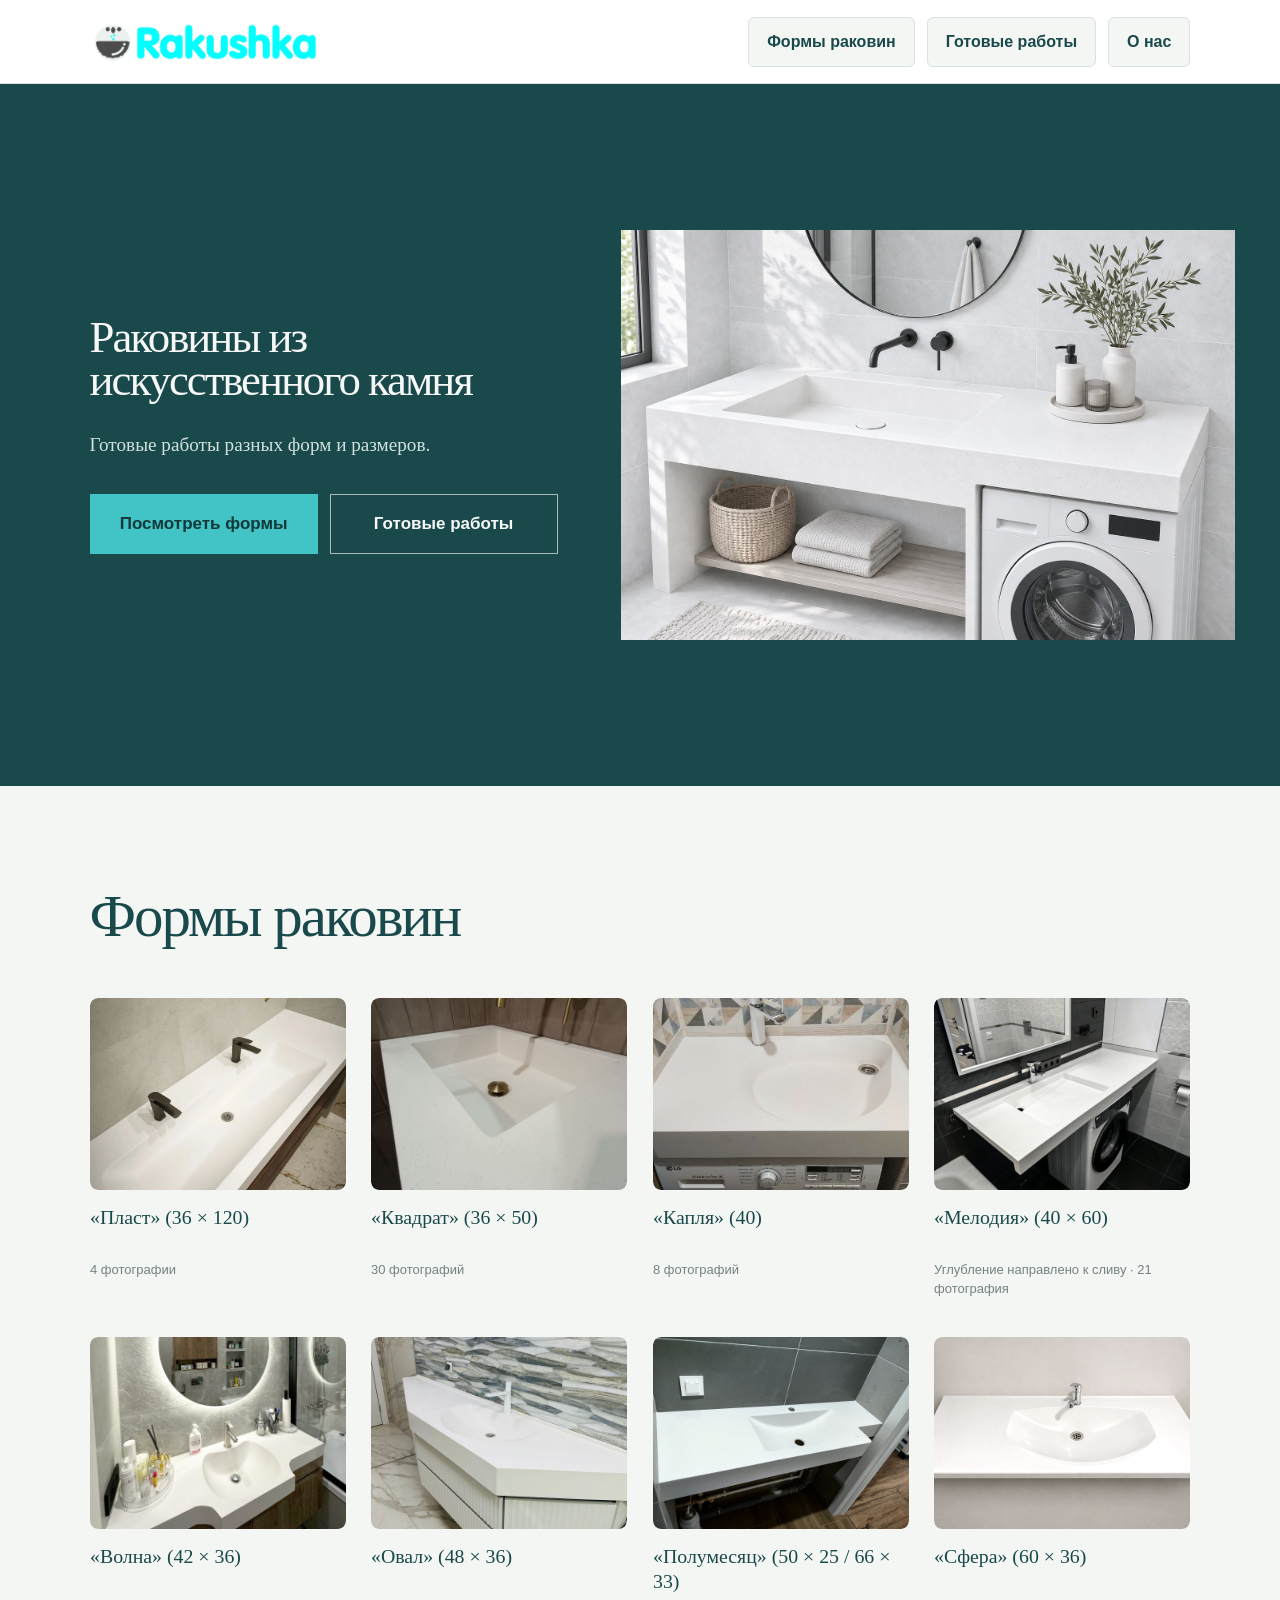
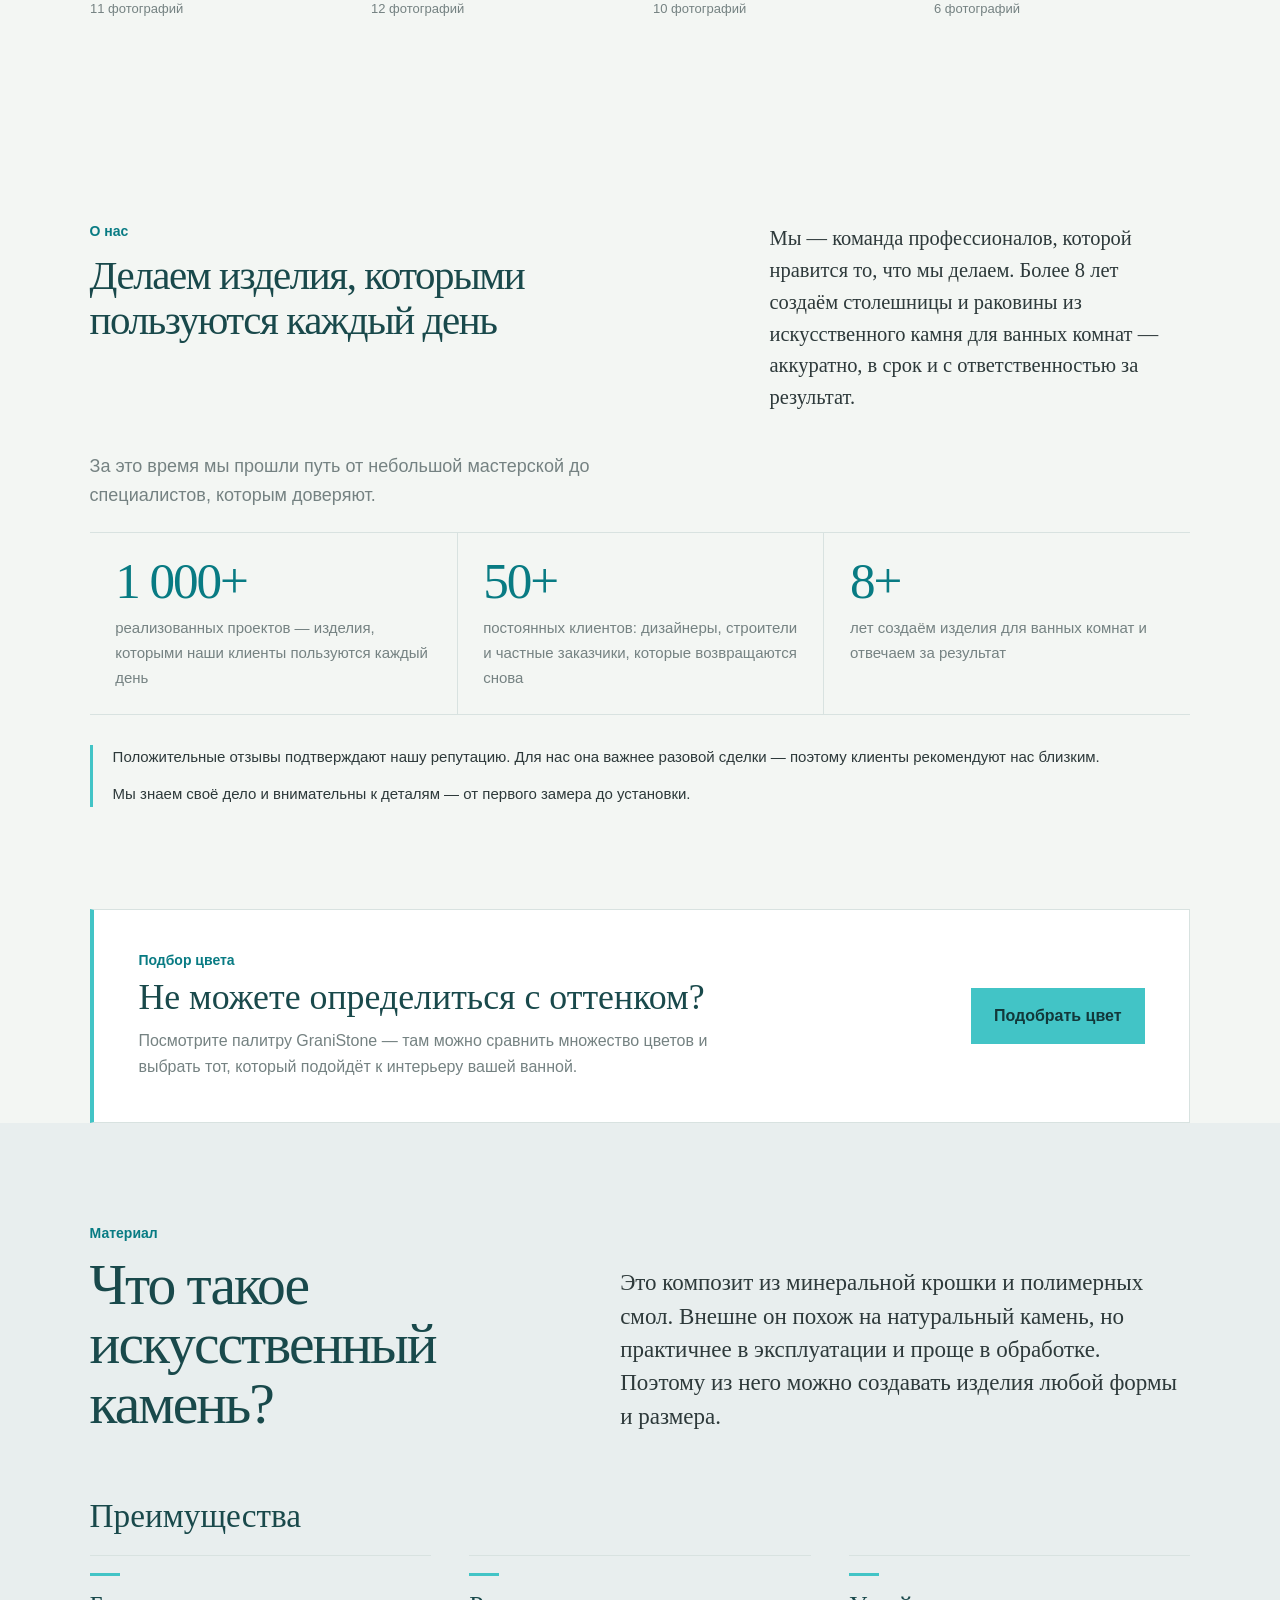
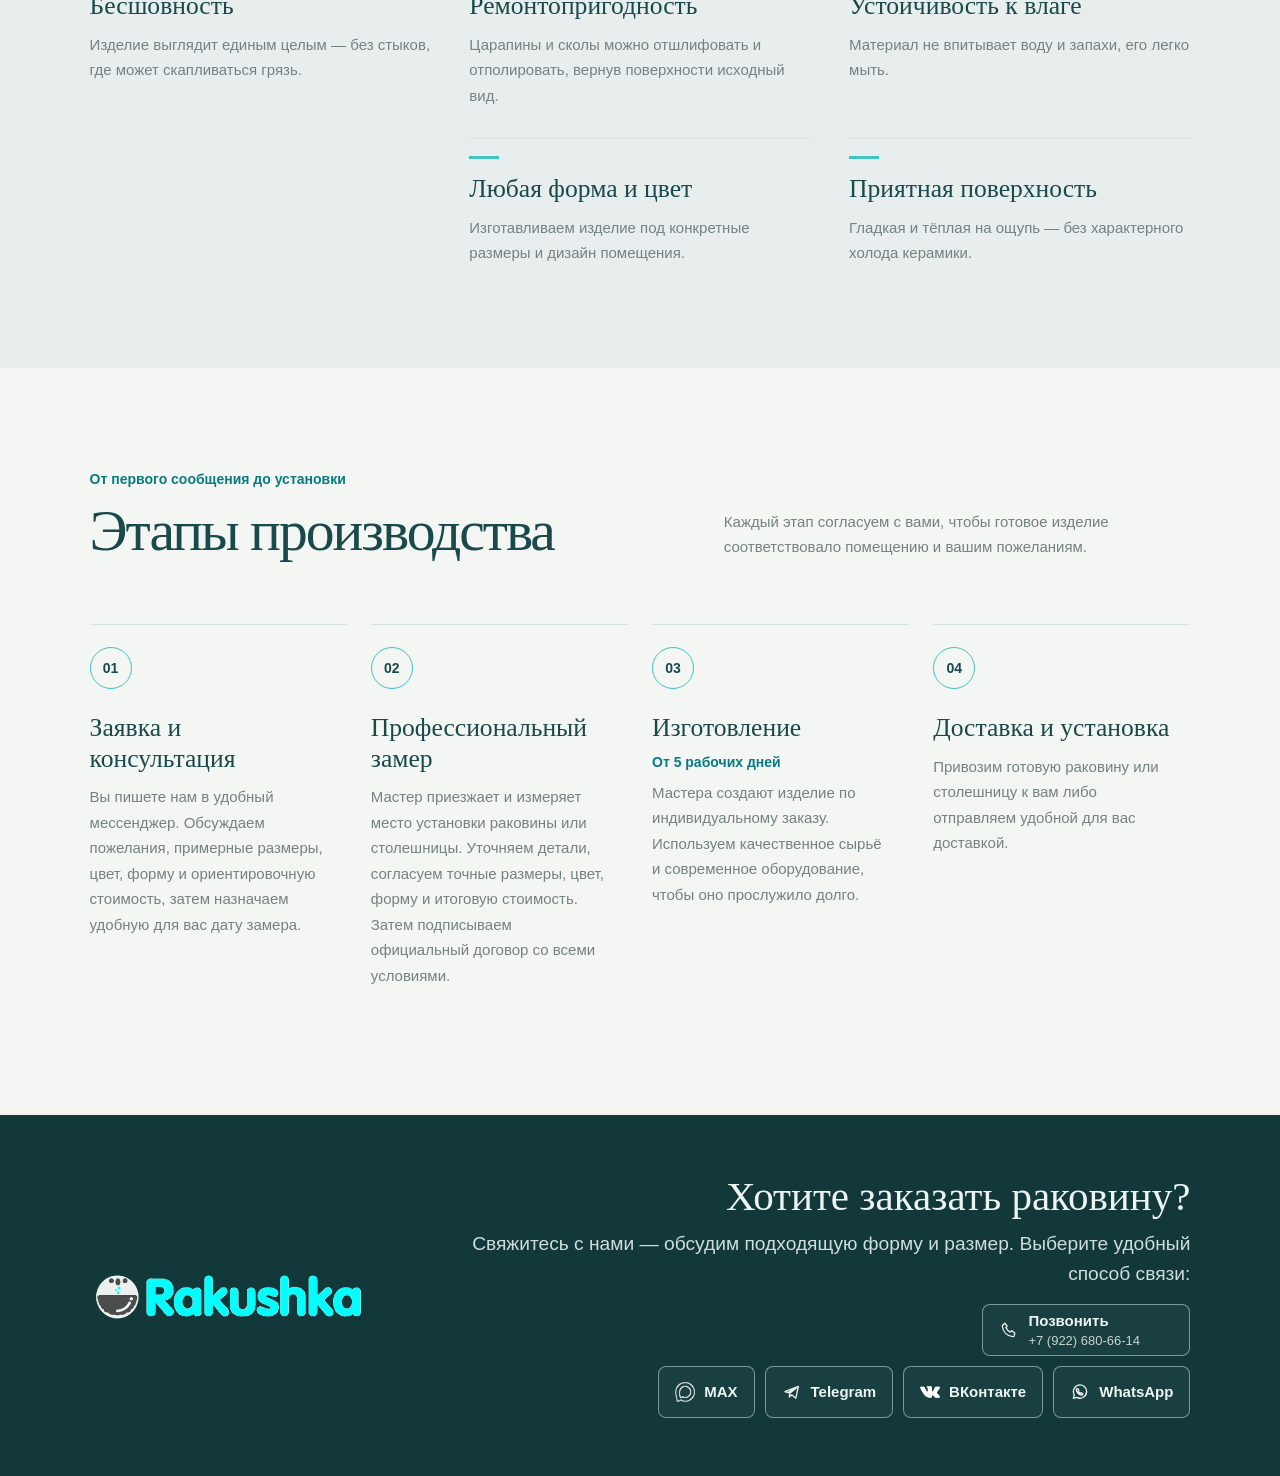
<file: index.html>
<!DOCTYPE html>
<html lang="ru">
<head>
    <meta charset="UTF-8">
    <meta name="viewport" content="width=device-width, initial-scale=1.0">
    <meta name="description" content="Портфолио раковин из искусственного камня.">
    <title>Форма камня — галерея раковин</title>
    <link rel="stylesheet" href="styles.css">
</head>
<body>
    <div class="scroll-progress" aria-hidden="true"><span class="scroll-progress__fill"></span></div>
    <header class="header">
        <a class="site-logo-link" href="index.html" aria-label="На главную страницу">
            <img class="site-logo" src="img/logo/logo-circle.png" alt="Rakushka — логотип">
        </a>
                <nav class="navigation">
            <a href="#forms">Формы раковин</a>
            <a href="works.html">Готовые работы</a>
            <a href="#about">О нас</a>
        </nav>
        <button class="mobile-menu-toggle" type="button" aria-controls="mobile-menu" aria-expanded="false" aria-label="Открыть меню">
            <span class="mobile-menu-toggle__line"></span>
            <span class="mobile-menu-toggle__line"></span>
            <span class="mobile-menu-toggle__line"></span>
        </button>
    </header>
    <nav class="mobile-menu" id="mobile-menu" aria-label="Мобильная навигация" hidden>
        <div class="mobile-menu__links">
            <a href="index.html">Главная</a>
            <a href="#forms">Формы раковин</a>
            <a href="works.html">Готовые работы</a>
            <a href="#about">О нас</a>
        </div>
        <div class="mobile-menu__contact">
            <p>Нужна консультация? Позвоните или напишите</p>
            <a class="mobile-menu__phone" href="tel:+79226806614">+7 (922) 680-66-14</a>
            <div class="mobile-menu__socials">
                <a href="https://t.me/maratusachev">Telegram</a>
                <a href="https://max.ru/u/f9LHodD0cOLrPdPLi6p1ySVcDOKdnUDTAjddglqmSjcLEAeSOEm218_a-qA">MAX</a>
                <a href="https://wa.me/qr/Z5MLQCVCQ3GNJ1">WhatsApp</a>
            </div>
        </div>
    </nav>

    <main>
        <section class="hero">
            <div class="hero__text">
                <h1>Раковины из искусственного камня</h1>
                <p class="hero__description">
                    Готовые работы разных форм и размеров.
                </p>
                <div class="hero__actions">
                    <a class="button" href="#forms">Посмотреть формы</a>
                    <a class="button button--secondary" href="works.html">Готовые работы</a>
                </div>
            </div>
            <div class="hero__image">
                <img src="img/optimized/hero-sink-white.jpg" fetchpriority="high" decoding="async" alt="Раковина из искусственного камня">
            </div>
        </section>

        <section class="forms section" id="forms">
            <div class="section-heading">
                <h2>Формы раковин</h2>
            </div>

            <div class="form-grid">
                                <div class="form-card" data-images="img/36x120-pryamougolnaya-kruglaya/04.jpg|img/36x120-pryamougolnaya-kruglaya/01.jpg|img/36x120-pryamougolnaya-kruglaya/02.jpg|img/36x120-pryamougolnaya-kruglaya/03.jpg">
                    <div class="form-card__media">
                        <a class="form-card__image-link" href="works.html?form=36x120" aria-label="Открыть все работы: &#171;Пласт&#187; (36 &#215; 120)">
                            <img src="img/36x120-pryamougolnaya-kruglaya/04.jpg" alt="Раковина «Пласт», 36 × 120" loading="lazy" decoding="async">
                        </a>
                        <button class="form-card__arrow form-card__arrow--previous" type="button" aria-label="Предыдущее фото категории &#171;Пласт&#187; (36 &#215; 120)">
                            <svg viewBox="0 0 24 24" aria-hidden="true"><path d="m14.5 5-7 7 7 7" /></svg>
                        </button>
                        <span class="form-card__counter" aria-live="polite">01 / 04</span>
                        <button class="form-card__arrow form-card__arrow--next" type="button" aria-label="Следующее фото категории &#171;Пласт&#187; (36 &#215; 120)">
                            <svg viewBox="0 0 24 24" aria-hidden="true"><path d="m9.5 5 7 7-7 7" /></svg>
                        </button>
                    </div>
                    <a class="form-card__content-link" href="works.html?form=36x120">
                        <h3>«Пласт» (36 × 120)</h3>
                        <p>4 фотографии</p>
                    </a>
                </div>

                                <div class="form-card" data-images="img/36x50-kvadratnaya/13.jpg|img/36x50-kvadratnaya/01.jpg|img/36x50-kvadratnaya/02.jpg|img/36x50-kvadratnaya/03.jpg|img/36x50-kvadratnaya/04.jpg|img/36x50-kvadratnaya/05.jpg|img/36x50-kvadratnaya/06.jpg|img/36x50-kvadratnaya/07.jpg|img/36x50-kvadratnaya/08.jpg|img/36x50-kvadratnaya/09.jpg|img/36x50-kvadratnaya/10.jpg|img/36x50-kvadratnaya/11.jpg|img/36x50-kvadratnaya/12.jpg|img/36x50-kvadratnaya/14.jpg|img/36x50-kvadratnaya/15.jpg|img/36x50-kvadratnaya/16.jpg|img/36x50-kvadratnaya/17.jpg|img/36x50-kvadratnaya/18.jpg|img/36x50-kvadratnaya/19.jpg|img/36x50-kvadratnaya/20.jpg|img/36x50-kvadratnaya/21.jpg|img/36x50-kvadratnaya/22.jpg|img/36x50-kvadratnaya/23.jpg|img/36x50-kvadratnaya/24.jpg|img/36x50-kvadratnaya/25.jpg|img/36x50-kvadratnaya/26.jpg|img/36x50-kvadratnaya/27.jpg|img/36x50-kvadratnaya/28.jpg|img/36x50-kvadratnaya/29.jpg|img/36x50-kvadratnaya/30.jpg">
                    <div class="form-card__media">
                        <a class="form-card__image-link" href="works.html?form=36x50" aria-label="Открыть все работы: &#171;Квадрат&#187; (36 &#215; 50)">
                            <img src="img/36x50-kvadratnaya/13.jpg" alt="Раковина «Квадрат», 36 × 50" loading="lazy" decoding="async">
                        </a>
                        <button class="form-card__arrow form-card__arrow--previous" type="button" aria-label="Предыдущее фото категории &#171;Квадрат&#187; (36 &#215; 50)">
                            <svg viewBox="0 0 24 24" aria-hidden="true"><path d="m14.5 5-7 7 7 7" /></svg>
                        </button>
                        <span class="form-card__counter" aria-live="polite">01 / 30</span>
                        <button class="form-card__arrow form-card__arrow--next" type="button" aria-label="Следующее фото категории &#171;Квадрат&#187; (36 &#215; 50)">
                            <svg viewBox="0 0 24 24" aria-hidden="true"><path d="m9.5 5 7 7-7 7" /></svg>
                        </button>
                    </div>
                    <a class="form-card__content-link" href="works.html?form=36x50">
                        <h3>«Квадрат» (36 × 50)</h3>
                        <p>30 фотографий</p>
                    </a>
                </div>

                                <div class="form-card" data-images="img/40-ovalnaya/01.jpg|img/40-ovalnaya/02.jpg|img/40-ovalnaya/03.jpg|img/40-ovalnaya/04.jpg|img/40-ovalnaya/05.jpg|img/40-ovalnaya/06.jpg|img/40-ovalnaya/07.jpg|img/40-ovalnaya/08.jpg">
                    <div class="form-card__media">
                        <a class="form-card__image-link" href="works.html?form=40-oval" aria-label="Открыть все работы: &#171;Капля&#187; (40)">
                            <img class="image-focus-bottom" src="img/40-ovalnaya/01.jpg" alt="Раковина «Капля», 40" loading="lazy" decoding="async">
                        </a>
                        <button class="form-card__arrow form-card__arrow--previous" type="button" aria-label="Предыдущее фото категории &#171;Капля&#187; (40)">
                            <svg viewBox="0 0 24 24" aria-hidden="true"><path d="m14.5 5-7 7 7 7" /></svg>
                        </button>
                        <span class="form-card__counter" aria-live="polite">01 / 08</span>
                        <button class="form-card__arrow form-card__arrow--next" type="button" aria-label="Следующее фото категории &#171;Капля&#187; (40)">
                            <svg viewBox="0 0 24 24" aria-hidden="true"><path d="m9.5 5 7 7-7 7" /></svg>
                        </button>
                    </div>
                    <a class="form-card__content-link" href="works.html?form=40-oval">
                        <h3>«Капля» (40)</h3>
                        <p>8 фотографий</p>
                    </a>
                </div>

                                <div class="form-card" data-images="img/40x60-pryamougolnaya-sliv/18.jpg|img/40x60-pryamougolnaya-sliv/01.jpg|img/40x60-pryamougolnaya-sliv/02.jpg|img/40x60-pryamougolnaya-sliv/03.jpg|img/40x60-pryamougolnaya-sliv/04.jpg|img/40x60-pryamougolnaya-sliv/05.jpg|img/40x60-pryamougolnaya-sliv/06.jpg|img/40x60-pryamougolnaya-sliv/07.jpg|img/40x60-pryamougolnaya-sliv/08.jpg|img/40x60-pryamougolnaya-sliv/09.jpg|img/40x60-pryamougolnaya-sliv/10.jpg|img/40x60-pryamougolnaya-sliv/11.jpg|img/40x60-pryamougolnaya-sliv/12.jpg|img/40x60-pryamougolnaya-sliv/13.jpg|img/40x60-pryamougolnaya-sliv/14.jpg|img/40x60-pryamougolnaya-sliv/15.jpg|img/40x60-pryamougolnaya-sliv/16.jpg|img/40x60-pryamougolnaya-sliv/17.jpg|img/40x60-pryamougolnaya-sliv/19.jpg|img/40x60-pryamougolnaya-sliv/20.jpg|img/40x60-pryamougolnaya-sliv/21.jpg">
                    <div class="form-card__media">
                        <a class="form-card__image-link" href="works.html?form=40x60" aria-label="Открыть все работы: &#171;Мелодия&#187; (40 &#215; 60)">
                            <img src="img/40x60-pryamougolnaya-sliv/18.jpg" alt="Раковина «Мелодия», 40 × 60" loading="lazy" decoding="async">
                        </a>
                        <button class="form-card__arrow form-card__arrow--previous" type="button" aria-label="Предыдущее фото категории &#171;Мелодия&#187; (40 &#215; 60)">
                            <svg viewBox="0 0 24 24" aria-hidden="true"><path d="m14.5 5-7 7 7 7" /></svg>
                        </button>
                        <span class="form-card__counter" aria-live="polite">01 / 21</span>
                        <button class="form-card__arrow form-card__arrow--next" type="button" aria-label="Следующее фото категории &#171;Мелодия&#187; (40 &#215; 60)">
                            <svg viewBox="0 0 24 24" aria-hidden="true"><path d="m9.5 5 7 7-7 7" /></svg>
                        </button>
                    </div>
                    <a class="form-card__content-link" href="works.html?form=40x60">
                        <h3>«Мелодия» (40 × 60)</h3>
                        <p>Углубление направлено к сливу · 21 фотография</p>
                    </a>
                </div>

                                <div class="form-card" data-images="img/42x36-izognutaya/01.jpg|img/42x36-izognutaya/02.jpg|img/42x36-izognutaya/03.jpg|img/42x36-izognutaya/04.jpg|img/42x36-izognutaya/05.jpg|img/42x36-izognutaya/06.jpg|img/42x36-izognutaya/07.jpg|img/42x36-izognutaya/08.jpg|img/42x36-izognutaya/09.jpg|img/42x36-izognutaya/10.jpg|img/42x36-izognutaya/11.jpg">
                    <div class="form-card__media">
                        <a class="form-card__image-link" href="works.html?form=42x36" aria-label="Открыть все работы: &#171;Волна&#187; (42 &#215; 36)">
                            <img class="image-bottom" src="img/42x36-izognutaya/01.jpg" alt="Раковина «Волна», 42 × 36" loading="lazy" decoding="async">
                        </a>
                        <button class="form-card__arrow form-card__arrow--previous" type="button" aria-label="Предыдущее фото категории &#171;Волна&#187; (42 &#215; 36)">
                            <svg viewBox="0 0 24 24" aria-hidden="true"><path d="m14.5 5-7 7 7 7" /></svg>
                        </button>
                        <span class="form-card__counter" aria-live="polite">01 / 11</span>
                        <button class="form-card__arrow form-card__arrow--next" type="button" aria-label="Следующее фото категории &#171;Волна&#187; (42 &#215; 36)">
                            <svg viewBox="0 0 24 24" aria-hidden="true"><path d="m9.5 5 7 7-7 7" /></svg>
                        </button>
                    </div>
                    <a class="form-card__content-link" href="works.html?form=42x36">
                        <h3>«Волна» (42 × 36)</h3>
                        <p>11 фотографий</p>
                    </a>
                </div>

                                <div class="form-card" data-images="img/48x36-ovalnaya/04.jpg|img/48x36-ovalnaya/01.jpg|img/48x36-ovalnaya/02.jpg|img/48x36-ovalnaya/03.jpg|img/48x36-ovalnaya/05.jpg|img/48x36-ovalnaya/06.jpg|img/48x36-ovalnaya/07.jpg|img/48x36-ovalnaya/08.jpg|img/48x36-ovalnaya/09.jpg|img/48x36-ovalnaya/10.jpg|img/48x36-ovalnaya/11.jpg|img/48x36-ovalnaya/12.jpg">
                    <div class="form-card__media">
                        <a class="form-card__image-link" href="works.html?form=48x36" aria-label="Открыть все работы: &#171;Овал&#187; (48 &#215; 36)">
                            <img src="img/48x36-ovalnaya/04.jpg" alt="Раковина «Овал», 48 × 36" loading="lazy" decoding="async">
                        </a>
                        <button class="form-card__arrow form-card__arrow--previous" type="button" aria-label="Предыдущее фото категории &#171;Овал&#187; (48 &#215; 36)">
                            <svg viewBox="0 0 24 24" aria-hidden="true"><path d="m14.5 5-7 7 7 7" /></svg>
                        </button>
                        <span class="form-card__counter" aria-live="polite">01 / 12</span>
                        <button class="form-card__arrow form-card__arrow--next" type="button" aria-label="Следующее фото категории &#171;Овал&#187; (48 &#215; 36)">
                            <svg viewBox="0 0 24 24" aria-hidden="true"><path d="m9.5 5 7 7-7 7" /></svg>
                        </button>
                    </div>
                    <a class="form-card__content-link" href="works.html?form=48x36">
                        <h3>«Овал» (48 × 36)</h3>
                        <p>12 фотографий</p>
                    </a>
                </div>

                                <div class="form-card" data-images="img/50x25-66x33-polukrug-sboku/06.jpg|img/50x25-66x33-polukrug-sboku/01.jpg|img/50x25-66x33-polukrug-sboku/02.jpg|img/50x25-66x33-polukrug-sboku/03.jpg|img/50x25-66x33-polukrug-sboku/04.jpg|img/50x25-66x33-polukrug-sboku/05.jpg|img/50x25-66x33-polukrug-sboku/07.jpg|img/50x25-66x33-polukrug-sboku/08.jpg|img/50x25-66x33-polukrug-sboku/09.jpg|img/50x25-66x33-polukrug-sboku/10.jpg">
                    <div class="form-card__media">
                        <a class="form-card__image-link" href="works.html?form=50x25-66x33" aria-label="Открыть все работы: &#171;Полумесяц&#187; (50 &#215; 25 / 66 &#215; 33)">
                            <img src="img/50x25-66x33-polukrug-sboku/06.jpg" alt="Раковина «Полумесяц», 50 × 25 или 66 × 33" loading="lazy" decoding="async">
                        </a>
                        <button class="form-card__arrow form-card__arrow--previous" type="button" aria-label="Предыдущее фото категории &#171;Полумесяц&#187; (50 &#215; 25 / 66 &#215; 33)">
                            <svg viewBox="0 0 24 24" aria-hidden="true"><path d="m14.5 5-7 7 7 7" /></svg>
                        </button>
                        <span class="form-card__counter" aria-live="polite">01 / 10</span>
                        <button class="form-card__arrow form-card__arrow--next" type="button" aria-label="Следующее фото категории &#171;Полумесяц&#187; (50 &#215; 25 / 66 &#215; 33)">
                            <svg viewBox="0 0 24 24" aria-hidden="true"><path d="m9.5 5 7 7-7 7" /></svg>
                        </button>
                    </div>
                    <a class="form-card__content-link" href="works.html?form=50x25-66x33">
                        <h3>«Полумесяц» (50 × 25 / 66 × 33)</h3>
                        <p>10 фотографий</p>
                    </a>
                </div>

                                <div class="form-card" data-images="img/optimized/category-preview/sfera-clean.jpg|img/60x36-polukrug-speredi-oval/01.jpg|img/60x36-polukrug-speredi-oval/02.jpg|img/60x36-polukrug-speredi-oval/03.jpg|img/60x36-polukrug-speredi-oval/04.jpg|img/60x36-polukrug-speredi-oval/05.jpg|img/60x36-polukrug-speredi-oval/06.jpg">
                    <div class="form-card__media">
                        <a class="form-card__image-link" href="works.html?form=60x36" aria-label="Открыть все работы: &#171;Сфера&#187; (60 &#215; 36)">
                            <img class="image-match" src="img/optimized/category-preview/sfera-clean.jpg" alt="Раковина «Сфера», 60 × 36" loading="lazy" decoding="async">
                        </a>
                        <button class="form-card__arrow form-card__arrow--previous" type="button" aria-label="Предыдущее фото категории &#171;Сфера&#187; (60 &#215; 36)">
                            <svg viewBox="0 0 24 24" aria-hidden="true"><path d="m14.5 5-7 7 7 7" /></svg>
                        </button>
                        <span class="form-card__counter" aria-live="polite">01 / 07</span>
                        <button class="form-card__arrow form-card__arrow--next" type="button" aria-label="Следующее фото категории &#171;Сфера&#187; (60 &#215; 36)">
                            <svg viewBox="0 0 24 24" aria-hidden="true"><path d="m9.5 5 7 7-7 7" /></svg>
                        </button>
                    </div>
                    <a class="form-card__content-link" href="works.html?form=60x36">
                        <h3>«Сфера» (60 × 36)</h3>
                        <p>6 фотографий</p>
                    </a>
                </div>
            </div>
        </section>
            <section class="info-section info-section--about section" id="about">
            <div class="info-about__header">
                <div class="info-about__title">
                    <p class="info-eyebrow">О нас</p>
                    <h2>Делаем изделия, которыми пользуются каждый день</h2>
                </div>
                <p class="info-about__lead">
                    Мы — команда профессионалов, которой нравится то, что мы делаем. Более 8 лет создаём столешницы и раковины из искусственного камня для ванных комнат — аккуратно, в срок и с ответственностью за результат.
                </p>
            </div>

            <div class="info-about__details">
                <p class="info-about__journey">
                    За это время мы прошли путь от небольшой мастерской до специалистов, которым доверяют.
                </p>
                <div class="info-stats" aria-label="О мастерской в цифрах">
                    <article class="info-stat">
                        <strong>1 000+</strong>
                        <p>реализованных проектов — изделия, которыми наши клиенты пользуются каждый день</p>
                    </article>
                    <article class="info-stat">
                        <strong>50+</strong>
                        <p>постоянных клиентов: дизайнеры, строители и частные заказчики, которые возвращаются снова</p>
                    </article>
                    <article class="info-stat">
                        <strong>8+</strong>
                        <p>лет создаём изделия для ванных комнат и отвечаем за результат</p>
                    </article>
                </div>
            </div>

            <div class="info-about__closing">
                <p>Положительные отзывы подтверждают нашу репутацию. Для нас она важнее разовой сделки — поэтому клиенты рекомендуют нас близким.</p>
                <p>Мы знаем своё дело и внимательны к деталям — от первого замера до установки.</p>
            </div>
        </section>

        <section class="info-color-guide" aria-labelledby="color-guide-title">
            <div class="info-color-guide__copy">
                <p class="info-eyebrow">Подбор цвета</p>
                <h2 id="color-guide-title">Не можете определиться с оттенком?</h2>
                <p>Посмотрите палитру GraniStone — там можно сравнить множество цветов и выбрать тот, который подойдёт к интерьеру вашей ванной.</p>
            </div>
            <a class="info-color-guide__button" href="https://granistone.ru/dlya-proizvoditeley-stoleshnits/tsveta-granistone/" target="_blank" rel="noopener noreferrer" aria-label="Открыть палитру цветов GraniStone в новой вкладке">
                Подобрать цвет
            </a>
        </section>
        <section class="info-section info-section--material section" id="material">
            <div class="info-material__header">
                <div class="info-material__title">
                    <p class="info-eyebrow">Материал</p>
                    <h2>Что такое искусственный камень?</h2>
                </div>
                <p class="info-material__description">
                    Это композит из минеральной крошки и полимерных смол. Внешне он похож на натуральный камень, но практичнее в эксплуатации и проще в обработке. Поэтому из него можно создавать изделия любой формы и размера.
                </p>
            </div>

            <h3 class="info-benefits__heading">Преимущества</h3>
            <div class="info-benefits">
                <article class="info-benefit">
                    <h3>Бесшовность</h3>
                    <p>Изделие выглядит единым целым — без стыков, где может скапливаться грязь.</p>
                </article>
                <article class="info-benefit">
                    <h3>Ремонтопригодность</h3>
                    <p>Царапины и сколы можно отшлифовать и отполировать, вернув поверхности исходный вид.</p>
                </article>
                <article class="info-benefit">
                    <h3>Устойчивость к влаге</h3>
                    <p>Материал не впитывает воду и запахи, его легко мыть.</p>
                </article>
                <article class="info-benefit">
                    <h3>Любая форма и цвет</h3>
                    <p>Изготавливаем изделие под конкретные размеры и дизайн помещения.</p>
                </article>
                <article class="info-benefit">
                    <h3>Приятная поверхность</h3>
                    <p>Гладкая и тёплая на ощупь — без характерного холода керамики.</p>
                </article>
            </div>
        </section>

        <section class="info-section info-section--production section" id="production">
            <div class="info-production__header">
                <div>
                    <p class="info-eyebrow">От первого сообщения до установки</p>
                    <h2>Этапы производства</h2>
                </div>
                <p>Каждый этап согласуем с вами, чтобы готовое изделие соответствовало помещению и вашим пожеланиям.</p>
            </div>

            <div class="info-process">
                <article class="info-process__step">
                    <span class="info-process__number">01</span>
                    <h3>Заявка и консультация</h3>
                    <p>Вы пишете нам в удобный мессенджер. Обсуждаем пожелания, примерные размеры, цвет, форму и ориентировочную стоимость, затем назначаем удобную для вас дату замера.</p>
                </article>
                <article class="info-process__step">
                    <span class="info-process__number">02</span>
                    <h3>Профессиональный замер</h3>
                    <p>Мастер приезжает и измеряет место установки раковины или столешницы. Уточняем детали, согласуем точные размеры, цвет, форму и итоговую стоимость. Затем подписываем официальный договор со всеми условиями.</p>
                </article>
                <article class="info-process__step">
                    <span class="info-process__number">03</span>
                    <h3>Изготовление</h3>
                    <p class="info-process__duration">От 5 рабочих дней</p>
                    <p>Мастера создают изделие по индивидуальному заказу. Используем качественное сырьё и современное оборудование, чтобы оно прослужило долго.</p>
                </article>
                <article class="info-process__step">
                    <span class="info-process__number">04</span>
                    <h3>Доставка и установка</h3>
                    <p>Привозим готовую раковину или столешницу к вам либо отправляем удобной для вас доставкой.</p>
                </article>
            </div>
        </section>
    </main>

        <footer class="footer footer--dark">
        <a class="site-logo-link footer__logo" href="index.html" aria-label="На главную страницу">
            <img class="site-logo" src="img/logo/logo-circle.png" alt="Форма камня — логотип">
        </a>

        <div class="footer__content">
            <div class="footer__intro">
                <h2>Хотите заказать раковину?</h2>
                <p>Свяжитесь с нами — обсудим подходящую форму и размер. Выберите удобный способ связи:</p>
            </div>

            <div class="footer__actions">
                <a class="contact-button contact-button--phone" href="tel:+79226806614" aria-label="Позвонить по номеру +7 (922) 680-66-14">
                    <svg viewBox="0 0 24 24" aria-hidden="true">
                        <path d="M7 3.8 9.8 7.3 8.2 9.1c1.1 2.4 3 4.3 5.4 5.4l1.8-1.6 3.5 2.8-.6 3.1c-.2.8-1 1.3-1.8 1.2C9.7 19.2 4.8 14.3 4 7.5c-.1-.8.4-1.6 1.2-1.8L7 3.8Z" />
                    </svg>
                    <span class="contact-button__text">
                        <span>Позвонить</span>
                        <span class="contact-button__detail">+7 (922) 680-66-14</span>
                    </span>
                </a>

                <div class="footer__socials" role="group" aria-label="Мессенджеры и социальные сети">
                    <a class="contact-button" href="https://max.ru/u/f9LHodD0cOLrPdPLi6p1ySVcDOKdnUDTAjddglqmSjcLEAeSOEm218_a-qA" aria-label="Написать в MAX">
                        <img class="social-icon__image" src="img/logo/max-outline-white.png" alt="">
                        <span>MAX</span>
                    </a>
                    <a class="contact-button" href="https://t.me/maratusachev" aria-label="Написать в Telegram">
                        <svg viewBox="0 0 24 24" aria-hidden="true">
                            <path d="m3.5 11.5 16.2-6.2-3.1 14.1-5-4-2.8 2.5.5-4.5 8-6.3-10.2 5.6-3.6-1.2Z" />
                        </svg>
                        <span>Telegram</span>
                    </a>
                    <a class="contact-button" href="https://vk.ru/rakoviny18" aria-label="Написать во ВКонтакте">
                        <img class="social-icon__image" src="img/logo/vk-outline-white.png" alt="">
                        <span>ВКонтакте</span>
                    </a>
                    <a class="contact-button" href="https://wa.me/qr/Z5MLQCVCQ3GNJ1" aria-label="Написать в WhatsApp">
                        <svg viewBox="0 0 24 24" aria-hidden="true">
                            <path d="M20 11.5a8 8 0 0 1-11.8 7l-4.2 1.1 1.1-4.1A8 8 0 1 1 20 11.5Z" />
                            <path d="M9 8.2c.3-.3.6-.2.8.2l.8 1.5c.1.3 0 .5-.3.8l-.5.4c.6 1.2 1.4 2 2.6 2.6l.4-.5c.2-.3.5-.4.8-.2l1.5.8c.3.2.4.5.2.8-.3.6-.9 1-1.6 1-2.7-.1-6.1-3.5-6.2-6.2 0-.6.4-1.2 1-1.5Z" />
                        </svg>
                        <span>WhatsApp</span>
                    </a>
                </div>
            </div>
        </div>
    </footer>

    <script>
        document.querySelectorAll(".form-card[data-images]").forEach((card) => {
            const images = card.dataset.images.split("|");
            const image = card.querySelector(".form-card__media img");
            const title = card.querySelector(".form-card__content-link h3").textContent.trim();
            const counter = card.querySelector(".form-card__counter");
            let currentIndex = 0;

            const showImage = (step) => {
                currentIndex = (currentIndex + step + images.length) % images.length;
                image.src = images[currentIndex];
                image.alt = `${title} — фото ${currentIndex + 1} из ${images.length}`;
                counter.textContent = `${String(currentIndex + 1).padStart(2, "0")} / ${String(images.length).padStart(2, "0")}`;
            };

            card.querySelector(".form-card__arrow--previous").addEventListener("click", () => showImage(-1));
            card.querySelector(".form-card__arrow--next").addEventListener("click", () => showImage(1));
        });
    </script>
    <script>
        const mobileMenuToggle = document.querySelector(".mobile-menu-toggle");
        const mobileMenu = document.querySelector("#mobile-menu");

        function closeMobileMenu() {
            mobileMenu.hidden = true;
            mobileMenuToggle.setAttribute("aria-expanded", "false");
            mobileMenuToggle.setAttribute("aria-label", "Открыть меню");
        }

        mobileMenuToggle.addEventListener("click", function () {
            const isOpen = mobileMenuToggle.getAttribute("aria-expanded") === "true";
            mobileMenu.hidden = isOpen;
            mobileMenuToggle.setAttribute("aria-expanded", String(!isOpen));
            mobileMenuToggle.setAttribute("aria-label", isOpen ? "Открыть меню" : "Закрыть меню");
        });

        mobileMenu.querySelectorAll("a").forEach(function (link) {
            link.addEventListener("click", closeMobileMenu);
        });

        document.addEventListener("keydown", function (event) {
            if (event.key === "Escape" && !mobileMenu.hidden) {
                closeMobileMenu();
                mobileMenuToggle.focus();
            }
        });
    </script>
    <script>
        const scrollProgressFill = document.querySelector(".scroll-progress__fill");

        function updateScrollProgress() {
            const scrollableHeight = document.documentElement.scrollHeight - window.innerHeight;
            const scrollProgress = scrollableHeight > 0
                ? Math.min(1, Math.max(0, window.scrollY / scrollableHeight))
                : 0;

            scrollProgressFill.style.transform = `scaleX(${scrollProgress})`;
        }

        window.addEventListener("scroll", updateScrollProgress, { passive: true });
        window.addEventListener("resize", updateScrollProgress);
        updateScrollProgress();
    </script>
</body>
</html>
</file>
<file: styles.css>
:root {
    --color-background: #f3f6f3;
    --color-surface: #ffffff;
    --color-petrol: #19494b;
    --color-petrol-deep: #12383a;
    --color-text: #2d393a;
    --color-muted: #758282;
    --color-accent: #42c4c6;
    --color-line: #d8e2e0;
    --font-heading: Georgia, "Times New Roman", serif;
    --font-text: Arial, Helvetica, sans-serif;
}

* {
    box-sizing: border-box;
}

html {
    scroll-behavior: smooth;
}

body {
    margin: 0;
    color: var(--color-text);
    background: var(--color-background);
    font-family: var(--font-text);
    -webkit-font-smoothing: antialiased;
}

a {
    color: inherit;
    text-decoration: none;
}

a:focus-visible,
button:focus-visible,
.work-card img:focus-visible {
    outline: 3px solid var(--color-accent);
    outline-offset: 4px;
}

.header {
    position: sticky;
    top: 0;
    z-index: 999;
    min-height: 84px;
    padding: 16px 7%;
    display: flex;
    align-items: center;
    justify-content: space-between;
    gap: 28px;
    border-bottom: 1px solid var(--color-line);
    background: var(--color-surface);
}

.site-logo-link {
    display: block;
    flex: 0 1 230px;
    width: min(230px, 100%);
    min-width: 0;
    line-height: 0;
}

.site-logo {
    display: block;
    width: 100%;
    height: 40px;
    object-fit: contain;
    mix-blend-mode: multiply;
}

.navigation {
    display: flex;
    align-items: center;
    gap: 12px;
    font-size: 16px;
}

.navigation a {
    min-height: 50px;
    padding: 0 18px;
    display: inline-flex;
    align-items: center;
    justify-content: center;
    border: 1px solid var(--color-line);
    border-radius: 6px;
    color: var(--color-petrol);
    background: var(--color-background);
    font-weight: 600;
    white-space: nowrap;
    transition: color 0.2s ease, border-color 0.2s ease, background-color 0.2s ease;
}

.navigation a:hover {
    border-color: var(--color-accent);
    color: var(--color-petrol-deep);
    background: var(--color-accent);
}

.hero {
    min-height: clamp(620px, 78vh, 900px);
    padding: clamp(54px, 7vw, 112px) 0 clamp(54px, 7vw, 112px) 7%;
    display: grid;
    grid-template-columns: minmax(0, min(38vw, 680px)) minmax(0, 1fr) minmax(0, min(48vw, 1080px)) minmax(0, 1fr);
    align-items: center;
    gap: 0;
    color: #f6f8f7;
    background: var(--color-petrol);
}

.hero__text {
    max-width: 590px;
    padding: 16px 0;
}

.hero h1,
.works h1 {
    margin: 0;
    font-family: var(--font-heading);
    font-size: clamp(48px, 6.4vw, 94px);
    font-weight: 400;
    letter-spacing: -0.045em;
    line-height: 0.96;
}

.hero h1 {
    font-size: clamp(32px, 3.5vw, 64px);
}

.hero__description {
    max-width: 390px;
    margin: 28px 0 34px;
    color: #d1e1df;
    font-family: var(--font-heading);
    font-size: clamp(17px, 1.5vw, 21px);
    line-height: 1.55;
}

.button {
    min-height: 60px;
    padding: 0 30px;
    display: inline-flex;
    align-items: center;
    justify-content: center;
    color: var(--color-petrol-deep);
    background: var(--color-accent);
    font-size: 17px;
    font-weight: 600;
    transition: color 0.2s ease, background-color 0.2s ease;
}

.hero__actions {
    display: flex;
    flex-wrap: wrap;
    gap: 12px;
}

.hero__actions .button {
    min-width: 228px;
}

.button--secondary {
    border: 1px solid rgba(246, 248, 247, 0.65);
    color: #f6f8f7;
    background: transparent;
}

.button--secondary:hover {
    border-color: var(--color-accent);
    color: var(--color-petrol-deep);
    background: var(--color-accent);
}

.button:hover {
    color: #ffffff;
    background: #278f92;
}

.hero__image {
    grid-column: 3;
    width: 100%;
    height: auto;
    min-height: 0;
    aspect-ratio: 3 / 2;
    justify-self: stretch;
    overflow: hidden;
    background: var(--color-petrol-deep);
}

.hero__image img {
    display: block;
    width: 100%;
    height: 100%;
    object-fit: cover;
    object-position: center;
}

.section {
    max-width: 1800px;
    margin: 0 auto;
    padding: clamp(72px, 8vw, 120px) 7%;
}

.section-heading {
    margin-bottom: clamp(32px, 4vw, 58px);
}

.section-heading h2 {
    margin: 0;
    color: var(--color-petrol);
    font-family: var(--font-heading);
    font-size: clamp(38px, 4.6vw, 66px);
    font-weight: 400;
    letter-spacing: -0.035em;
    line-height: 1;
}

.form-grid {
    display: grid;
    grid-template-columns: repeat(4, minmax(0, 1fr));
    align-items: start;
    gap: clamp(26px, 3vw, 42px) clamp(16px, 2vw, 28px);
}

.form-card {
    position: relative;
    z-index: 0;
    display: block;
    min-width: 0;
    transform: translate3d(0, 0, 0) scale(1);
    transition: transform 280ms cubic-bezier(0.2, 0.75, 0.25, 1), opacity 280ms ease;
    will-change: transform;
}

@media (hover: hover) and (pointer: fine) {
    .form-grid:hover .form-card {
        opacity: 0.76;
        transform: translate3d(0, 10px, 0) scale(0.96);
    }

    .form-grid:hover .form-card:nth-child(4n + 1) {
        transform: translate3d(-8px, 10px, 0) scale(0.96);
    }

    .form-grid:hover .form-card:nth-child(4n) {
        transform: translate3d(8px, 10px, 0) scale(0.96);
    }

    .form-grid:hover .form-card:hover {
        z-index: 2;
        opacity: 1;
        transform: translate3d(0, -12px, 0) scale(1.045);
    }

    .form-card:focus-visible {
        z-index: 2;
        opacity: 1;
        transform: translate3d(0, -9px, 0) scale(1.025);
    }
}
@media (prefers-reduced-motion: reduce) {
    .form-card {
        transition: none;
        transform: none;
        will-change: auto;
    }
}



.form-card:nth-child(9) {
    grid-column: 2;
}

.form-card:nth-child(10) {
    grid-column: 3;
}

.form-card__media {
    position: relative;
    overflow: hidden;
    border-radius: 8px;
    isolation: isolate;
}

.form-card__image-link {
    display: block;
}

.form-card__arrow {
    position: absolute;
    top: 50%;
    z-index: 2;
    display: grid;
    width: 48px;
    height: 48px;
    padding: 0;
    place-items: center;
    border: 1px solid rgba(255, 255, 255, 0.82);
    border-radius: 50%;
    color: #244446;
    background: rgba(255, 255, 255, 0.94);
    box-shadow: 0 3px 14px rgba(25, 48, 48, 0.16);
    cursor: pointer;
    opacity: 0;
    visibility: hidden;
    transform: translateY(-50%) scale(0.88);
    transition: opacity 180ms ease, transform 180ms ease, visibility 180ms ease, background-color 180ms ease;
}

.form-card__arrow:hover {
    background: #ffffff;
    transform: translateY(-50%) scale(1.08);
}

.form-card__arrow svg {
    width: 23px;
    height: 23px;
    fill: none;
    stroke: currentColor;
    stroke-width: 1.8;
    stroke-linecap: round;
    stroke-linejoin: round;
}

.form-card__arrow--previous {
    left: 12px;
}

.form-card__arrow--next {
    right: 12px;
}

.form-card__counter {
    position: absolute;
    right: 50%;
    bottom: 12px;
    z-index: 2;
    padding: 6px 11px;
    border: 1px solid rgba(255, 255, 255, 0.72);
    border-radius: 999px;
    color: #244446;
    background: rgba(255, 255, 255, 0.9);
    font-family: var(--font-text);
    font-size: 12px;
    font-variant-numeric: tabular-nums;
    line-height: 1;
    transform: translateX(50%);
}

.form-card__content-link {
    display: block;
}

.form-card__arrow:focus-visible,
.form-card__image-link:focus-visible,
.form-card__content-link:focus-visible {
    outline: 3px solid var(--color-accent, #42c4c6);
    outline-offset: 3px;
}

.form-card__counter {
    opacity: 0;
    visibility: hidden;
    transition: opacity 180ms ease, visibility 180ms ease;
}

@media (hover: hover) and (pointer: fine) {
    .form-card:hover .form-card__arrow,
    .form-card:has(:focus-visible) .form-card__arrow {
        opacity: 1;
        visibility: visible;
        transform: translateY(-50%) scale(1);
    }

    .form-card:hover .form-card__counter,
    .form-card:has(:focus-visible) .form-card__counter {
        opacity: 1;
        visibility: visible;
    }
}

@media (hover: none), (pointer: coarse) {
    .form-card__arrow {
        width: 42px;
        height: 42px;
        opacity: 1;
        visibility: visible;
        transform: translateY(-50%);
    }

    .form-card__counter {
        bottom: 9px;
        padding: 5px 9px;
        font-size: 11px;
    }

    .form-card:focus-within .form-card__counter {
        opacity: 1;
        visibility: visible;
    }
}
.form-card img {
    display: block;
    width: 100%;
    height: auto;
    aspect-ratio: 4 / 3;
    object-fit: cover;
    object-position: center;
    border-radius: 8px;
    background: var(--color-stone, #e0e9e6);
    transition: filter 0.25s ease;
}



.form-card img.image-bottom,
.form-card img.image-focus-bottom {
    object-position: center bottom;
}

.form-card img.image-match {
    filter: brightness(1.1) contrast(1.02) saturate(0.72);
}

.form-card:hover img {
    filter: brightness(1.07) saturate(1.02);
}

.form-card h3,
.work-card h2 {
    margin: 15px 0 5px;
    color: var(--color-petrol);
    font-family: var(--font-heading);
    font-size: clamp(18px, 1.55vw, 23px);
    font-weight: 400;
    line-height: 1.25;
}

.form-card h3 {
    min-height: 2.5em;
}

.form-card p,
.work-card p {
    margin: 0;
    color: var(--color-muted);
    font-size: 13px;
    line-height: 1.5;
}

.form-card:hover h3 {
    color: #278487;
}

.works {
    max-width: 1800px;
}

.works h1 {
    margin-bottom: 50px;
    color: var(--color-petrol);
}

.work-group {
    margin-top: 62px;
    scroll-margin-top: 30px;
}

.work-group__title {
    margin: 0 0 26px;
    padding-left: 18px;
    border-left: 3px solid var(--color-accent);
    color: var(--color-petrol);
    font-family: var(--font-heading);
    font-size: clamp(24px, 2.5vw, 36px);
    font-weight: 400;
    letter-spacing: -0.02em;
}

.work-group[hidden] {
    display: none;
}

.works-grid {
    display: grid;
    grid-template-columns: repeat(3, minmax(0, 1fr));
    gap: 38px 22px;
}

.work-card {
    min-width: 0;
    padding-bottom: 14px;
    background: var(--color-surface);
}

.work-card img {
    display: block;
    width: 100%;
    height: clamp(220px, 23vw, 340px);
    object-fit: cover;
    background: #e0e9e6;
    cursor: zoom-in;
    transition: filter 0.2s ease;
}

.work-card img:hover {
    filter: brightness(1.05);
}

.work-card h2 {
    min-height: 1.25em;
    padding: 0 14px;
}

.work-card p {
    padding: 0 14px;
}

.photo-viewer {
    position: fixed;
    width: 100vw;
    height: 100vh;
    height: 100dvh;
    max-width: none;
    max-height: none;
    margin: 0;
    padding: max(56px, env(safe-area-inset-top)) max(24px, env(safe-area-inset-right)) max(24px, env(safe-area-inset-bottom)) max(24px, env(safe-area-inset-left));
    border: 0;
    background: rgba(12, 35, 36, 0.98);
    overflow: hidden;
}

.photo-viewer::backdrop {
    background: rgba(12, 35, 36, 0.98);
}

.photo-viewer__image {
    display: block;
    width: 100%;
    height: 100%;
    object-fit: contain;
}

.photo-viewer__close {
    position: absolute;
    top: max(12px, env(safe-area-inset-top));
    right: max(18px, env(safe-area-inset-right));
    width: 42px;
    height: 42px;
    border: 0;
    color: #ffffff;
    background: transparent;
    font: 36px/1 Arial, sans-serif;
    cursor: pointer;
}

.footer {
    padding: clamp(34px, 5vw, 58px) 7%;
    display: grid;
    grid-template-columns: minmax(190px, 0.75fr) minmax(0, 2.25fr);
    align-items: center;
    gap: 26px 42px;
    color: #edf4f2;
    background: var(--color-petrol-deep);
}

.footer__intro {
    text-align: right;
}

.footer__intro h2 {
    margin: 0 0 9px;
    font-family: var(--font-heading);
    font-size: clamp(25px, 3vw, 34px);
    font-weight: 400;
    line-height: 1.15;
}

.footer__intro p {
    margin: 0;
    color: #cfdddc;
    font-size: 16px;
    line-height: 1.55;
}

.footer .site-logo-link {
    padding: 0;
    background: transparent;
}

.footer .site-logo {
    mix-blend-mode: normal;
}
.footer__logo {
    grid-column: 1;
    grid-row: 1;
    align-self: center;
    justify-self: start;
}

.footer__content {
    grid-column: 2;
    display: flex;
    flex-direction: column;
    align-items: flex-end;
    gap: 16px;
    min-width: 0;
}

.footer__actions,
.footer__socials {
    display: flex;
    align-items: center;
    flex-wrap: wrap;
    gap: 10px;
}

.footer__actions {
    justify-content: flex-end;
    min-width: 0;
    width: 100%;
}

.contact-button {
    min-height: 52px;
    padding: 0 16px;
    display: inline-flex;
    align-items: center;
    justify-content: center;
    gap: 9px;
    border: 1px solid rgba(237, 244, 242, 0.48);
    border-radius: 8px;
    color: #edf4f2;
    background: rgba(255, 255, 255, 0.035);
    font-family: var(--font-text);
    font-size: 15px;
    font-weight: 600;
    line-height: 1.2;
    text-align: center;
    white-space: nowrap;
    transition: color 0.2s ease, border-color 0.2s ease, background-color 0.2s ease;
}

.contact-button svg,
.contact-button .social-icon__image {
    display: block;
    flex: 0 0 20px;
    width: 20px;
    height: 20px;
}

.contact-button svg {
    fill: none;
    stroke: currentColor;
    stroke-width: 1.6;
    stroke-linecap: round;
    stroke-linejoin: round;
}

.contact-button .social-icon__image {
    object-fit: contain;
}

.contact-button--phone {
    min-width: 208px;
    justify-content: flex-start;
    text-align: left;
}

.contact-button__text {
    display: flex;
    flex-direction: column;
    gap: 3px;
}

.contact-button__detail {
    font-size: 13px;
    font-weight: 400;
    opacity: 0.82;
}

.footer--dark a:hover {
    color: var(--color-accent);
}

.footer--dark .contact-button:hover {
    border-color: var(--color-accent);
    color: var(--color-petrol-deep);
    background: var(--color-accent);
}


@media (max-width: 1240px) {
    .form-grid {
        grid-template-columns: repeat(3, minmax(0, 1fr));
    }

    .form-card:nth-child(9) {
        grid-column: auto;
    }

    .form-card:nth-child(10) {
        grid-column: 2;
    }

    .works-grid {
        grid-template-columns: repeat(3, minmax(0, 1fr));
    }
}

@media (max-width: 900px) {
    .header,
    .footer {
        padding-right: 5%;
        padding-left: 5%;
    }

    .footer__logo,
    .footer__content {
        grid-column: 1;
    }

    .footer__logo {
        grid-row: auto;
    }

    .footer__content {
        width: 100%;
    }

    .footer {
        grid-template-columns: minmax(0, 1fr);
        gap: 20px;
    }

    .footer__actions {
        justify-content: flex-end;
    }

    .hero {
        min-height: 0;
        padding: clamp(48px, 8vw, 70px) 5%;
        grid-template-columns: minmax(0, 1fr);
        gap: 24px;
    }

    .hero__image {
        grid-column: auto;
        justify-self: center;
        height: auto;
        aspect-ratio: 3 / 2;
    }

    .section {
        padding-right: 5%;
        padding-left: 5%;
    }

    .form-grid {
        grid-template-columns: repeat(2, minmax(0, 1fr));
        column-gap: 18px;
    }

    .form-card:nth-child(9),
    .form-card:nth-child(10) {
        grid-column: auto;
    }

    .works-grid {
        grid-template-columns: repeat(2, minmax(0, 1fr));
        gap: 30px 14px;
    }

    .work-card img {
        height: auto;
        aspect-ratio: 4 / 3;
    }
}

@media (min-width: 901px) and (max-width: 1100px) {
    .hero {
        grid-template-columns: minmax(0, 1fr);
    }

    .hero__text {
        max-width: 650px;
    }
}

@media (max-width: 680px) {
    .footer {
        padding: 36px 5%;
        gap: 18px;
    }

    .footer__actions {
        display: grid;
        grid-template-columns: repeat(2, minmax(0, 1fr));
        gap: 10px;
        width: 100%;
    }

    .footer__socials {
        grid-column: 1 / -1;
        display: grid;
        grid-template-columns: repeat(2, minmax(0, 1fr));
        gap: 10px;
        width: 100%;
    }

    .contact-button {
        min-width: 0;
        min-height: 54px;
        width: 100%;
        padding: 0 10px;
        gap: 7px;
        font-size: 14px;
    }

    .contact-button--phone {
        grid-column: 1 / -1;
        justify-content: flex-start;
        padding: 0 16px;
    }

    .contact-button svg,
    .contact-button .social-icon__image {
        flex-basis: 19px;
        width: 19px;
        height: 19px;
    }

    .header {
        min-height: 76px;
        align-items: center;
        flex-wrap: wrap;
        gap: 14px;
    }

    .site-logo-link {
        flex-basis: 190px;
        width: min(190px, 72vw);
    }

    .site-logo {
        height: 36px;
    }

    .navigation {
        width: 100%;
        order: 2;
        justify-content: flex-start;
        gap: 8px;
        padding-top: 12px;
        border-top: 1px solid var(--color-line);
    }

    .navigation a {
        min-height: 50px;
        padding: 0 10px;
        font-size: 14px;
    }

    .hero {
        padding: 48px 5% 42px;
        grid-template-columns: 1fr;
        gap: 30px;
    }

    .hero__text {
        max-width: 610px;
    }

    .hero h1 {
        max-width: 610px;
        font-size: clamp(42px, 9vw, 64px);
    }

    .hero__description {
        margin: 20px 0 26px;
        font-size: 17px;
    }

    .hero__image {
        width: 100%;
        height: auto;
        aspect-ratio: 3 / 2;
        min-height: 0;
    }

    .form-grid {
        grid-template-columns: repeat(2, minmax(0, 1fr));
        gap: 30px 12px;
    }

    .form-card:nth-child(9),
    .form-card:nth-child(10) {
        grid-column: auto;
    }

    .section {
        padding-top: 68px;
        padding-bottom: 68px;
    }

    .works h1 {
        margin-bottom: 38px;
        font-size: clamp(42px, 10vw, 60px);
    }

    .work-group {
        margin-top: 42px;
    }

    .work-group__title {
        padding-left: 14px;
        font-size: 23px;
    }

    .form-card img {
        height: clamp(170px, 42vw, 250px);
    }

    .photo-viewer {
        padding-right: max(12px, env(safe-area-inset-right));
        padding-left: max(12px, env(safe-area-inset-left));
    }

    .photo-viewer__close {
        top: max(8px, env(safe-area-inset-top));
        right: max(10px, env(safe-area-inset-right));
    }
}

@media (max-width: 420px) {
    .footer__intro h2 {
        font-size: 25px;
    }

    .footer__intro p {
        font-size: 15px;
    }

    .hero h1 {
        font-size: 40px;
    }

    .form-card h3,
    .work-card h2 {
        font-size: 16px;
    }

    .form-card p,
    .work-card p {
        font-size: 12px;
    }

    .works-grid {
        column-gap: 10px;
    }
}

@media (max-width: 360px) {
    .contact-button {
        padding-right: 8px;
        padding-left: 8px;
        gap: 6px;
        font-size: 13px;
    }

    .contact-button--phone {
        padding-right: 14px;
        padding-left: 14px;
    }
}
@media (prefers-reduced-motion: reduce) {
    html {
        scroll-behavior: auto;
    }

    *,
    *::before,
    *::after {
        transition-duration: 0.01ms !important;
        animation-duration: 0.01ms !important;
        animation-iteration-count: 1 !important;
    }
}










































/* Informational sections and responsive finishing rules */
.info-section {
    max-width: 1580px;
}

.info-eyebrow {
    margin: 0 0 14px;
    color: var(--color-accent-dark, #087b83);
    font-size: 14px;
    font-weight: 700;
}

.info-about__header,
.info-material__header,
.info-production__header {
    display: grid;
    grid-template-columns: minmax(0, 0.95fr) minmax(0, 1.05fr);
    align-items: end;
    gap: clamp(28px, 5vw, 76px);
    margin-bottom: clamp(34px, 5vw, 64px);
}

.info-about__header {
    grid-template-columns: minmax(0, 1.2fr) minmax(0, 0.8fr);
    align-items: start;
    gap: clamp(28px, 3.8vw, 56px);
    margin-bottom: clamp(28px, 3vw, 42px);
}

.info-about__title h2,
.info-material__title h2,
.info-production__header h2 {
    max-width: 720px;
    margin: 0;
    color: var(--color-petrol, var(--color-text));
    font-family: var(--font-heading);
    font-size: clamp(38px, 4.5vw, 66px);
    font-weight: 400;
    letter-spacing: -0.035em;
    line-height: 1.03;
}

.info-about__title h2 {
    max-width: 760px;
    font-size: clamp(40px, 3.2vw, 50px);
    line-height: 1.08;
    text-wrap: balance;
    text-transform: none;
}

.info-about__lead,
.info-material__description {
    max-width: 760px;
    margin: 0;
    color: var(--color-text);
    font-family: var(--font-heading);
    font-size: clamp(21px, 2.15vw, 30px);
    line-height: 1.45;
}

.info-about__lead {
    max-width: 620px;
    font-size: clamp(19px, 1.6vw, 24px);
    line-height: 1.55;
}

.info-about__details {
    display: grid;
    grid-template-columns: minmax(0, 1fr);
    align-items: start;
    gap: 22px;
}

.info-about__journey {
    max-width: 58ch;
    margin: 0;
    color: var(--color-muted);
    font-size: 18px;
    line-height: 1.6;
}

@media (max-width: 1200px) {
    .info-about__header {
        grid-template-columns: minmax(0, 1fr);
        gap: 20px;
    }

    .info-about__title h2 {
        font-size: clamp(38px, 3.6vw, 48px);
    }

    .info-about__lead {
        max-width: 760px;
    }
}

.info-stats {
    display: grid;
    grid-template-columns: repeat(3, minmax(0, 1fr));
    border-top: 1px solid var(--color-line);
    border-bottom: 1px solid var(--color-line);
}

.info-stat {
    min-width: 0;
    padding: 22px clamp(12px, 2vw, 26px) 24px;
}

.info-stat + .info-stat {
    border-left: 1px solid var(--color-line);
}

.info-stat strong {
    display: block;
    margin-bottom: 10px;
    color: var(--color-accent-dark, #087b83);
    font-family: var(--font-heading);
    font-size: clamp(34px, 4vw, 54px);
    font-weight: 400;
    letter-spacing: -0.04em;
    line-height: 1;
    white-space: nowrap;
}

.info-stat p,
.info-about__closing p,
.info-production__header > p {
    margin: 0;
    color: var(--color-muted);
    font-size: 15px;
    line-height: 1.65;
}

.info-about__closing {
    display: grid;
    grid-template-columns: minmax(0, 1fr);
    gap: 12px;
    margin-top: 30px;
    padding-left: 20px;
    border-left: 3px solid var(--color-accent, #42c4c6);
}

.info-section--material {
    max-width: none;
    padding-right: max(7%, calc((100% - 1440px) / 2));
    padding-left: max(7%, calc((100% - 1440px) / 2));
    background: var(--color-stone, #e8eeee);
}

.info-material__header {
    grid-template-columns: minmax(0, 0.9fr) minmax(0, 1.1fr);
}

.info-material__description {
    font-size: clamp(18px, 1.8vw, 23px);
}

.info-benefits__heading {
    margin: 0 0 20px;
    color: var(--color-petrol, var(--color-text));
    font-family: var(--font-heading);
    font-size: clamp(23px, 2.6vw, 34px);
    font-weight: 400;
}

.info-benefits {
    display: grid;
    grid-template-columns: repeat(3, minmax(0, 1fr));
    gap: 30px clamp(20px, 3vw, 42px);
}

.info-benefit {
    min-width: 0;
    padding-top: 17px;
    border-top: 1px solid var(--color-line);
}

.info-benefit::before {
    display: block;
    width: 30px;
    height: 3px;
    margin-bottom: 15px;
    background: var(--color-accent, #42c4c6);
    content: "";
}

.info-benefit h3,
.info-process__step h3 {
    margin: 0 0 10px;
    color: var(--color-petrol, var(--color-text));
    font-family: var(--font-heading);
    font-size: clamp(21px, 2vw, 27px);
    font-weight: 400;
    line-height: 1.2;
}

.info-benefit p,
.info-process__step > p:last-child {
    margin: 0;
    color: var(--color-muted);
    font-size: 15px;
    line-height: 1.7;
}

.info-benefit:nth-child(4) {
    grid-column: 2;
}

.info-benefit:nth-child(5) {
    grid-column: 3;
}

.info-production__header {
    grid-template-columns: minmax(0, 1.1fr) minmax(240px, 0.9fr);
}

.info-production__header .info-eyebrow {
    max-width: 35ch;
}

.info-production__header > p {
    max-width: 470px;
}

.info-process {
    display: grid;
    grid-template-columns: repeat(4, minmax(0, 1fr));
    gap: 24px;
    counter-reset: process-step;
}

.info-process__step {
    min-width: 0;
    padding: 22px 20px 24px 0;
    border-top: 1px solid var(--color-line);
    counter-increment: process-step;
}

.info-process__number {
    display: inline-flex;
    width: 42px;
    height: 42px;
    align-items: center;
    justify-content: center;
    margin-bottom: 24px;
    border: 1px solid var(--color-accent, #42c4c6);
    border-radius: 50%;
    color: var(--color-petrol, var(--color-text));
    font-size: 14px;
    font-weight: 700;
}

.info-process__duration {
    margin: 0 0 10px;
    color: var(--color-accent-dark, #087b83);
    font-size: 14px;
    font-weight: 700;
}

.info-process__step > p:last-child {
    margin: 0;
    color: var(--color-muted);
    font-size: 15px;
    line-height: 1.7;
}

@media (max-width: 1100px) {
    .info-process {
        grid-template-columns: repeat(2, minmax(0, 1fr));
        column-gap: 30px;
    }

    .info-benefits {
        grid-template-columns: repeat(2, minmax(0, 1fr));
    }

    .info-benefit:nth-child(4),
    .info-benefit:nth-child(5) {
        grid-column: auto;
    }

    .info-benefit:nth-child(5) {
        grid-column: 1 / -1;
        width: calc(50% - 15px);
        justify-self: center;
    }
}

@media (max-width: 900px) {
    .hero__image {
        height: auto;
        min-height: 0;
        aspect-ratio: 3 / 2;
    }

    .works-grid {
        grid-template-columns: repeat(2, minmax(0, 1fr));
    }

    .work-card img {
        height: auto;
        aspect-ratio: 4 / 3;
    }

    .info-about__header,
    .info-about__details,
    .info-material__header,
    .info-production__header {
        grid-template-columns: minmax(0, 1fr);
        gap: 22px;
    }

    .info-about__journey {
        max-width: 620px;
    }
}

@media (min-width: 681px) and (max-width: 820px) {
    .header {
        flex-wrap: wrap;
        row-gap: 14px;
        padding-right: 5%;
        padding-left: 5%;
    }

    .site-logo-link {
        flex-basis: 190px;
    }

    .navigation {
        order: 2;
        width: 100%;
        justify-content: flex-start;
        gap: 8px;
        padding-top: 12px;
        border-top: 1px solid var(--color-line);
    }
}

@media (max-width: 680px) {
    .navigation {
        flex-wrap: wrap;
    }

    .navigation a {
        flex: 1 1 calc(50% - 8px);
        min-width: 0;
        white-space: normal;
        text-align: center;
    }

    .hero__image {
        height: auto;
        min-height: 0;
        aspect-ratio: 3 / 2;
    }

    .form-card img {
        height: auto;
        min-height: 0;
        aspect-ratio: 4 / 3;
    }

    .info-section {
        padding-top: 58px;
        padding-bottom: 58px;
    }

    .info-section--material {
        padding-right: 5%;
        padding-left: 5%;
    }

    .info-about__closing {
        grid-template-columns: minmax(0, 1fr);
        gap: 12px;
    }

    .info-stats {
        grid-template-columns: minmax(0, 1fr);
    }

    .info-stat {
        display: grid;
        grid-template-columns: minmax(max-content, 0.42fr) minmax(0, 1fr);
        align-items: center;
        gap: 12px;
        padding: 16px 4px;
    }

    .info-stat + .info-stat {
        border-top: 1px solid var(--color-line);
        border-left: 0;
    }

    .info-stat strong {
        margin: 0;
        font-size: clamp(34px, 10vw, 44px);
    }

    .info-benefits,
    .info-process {
        grid-template-columns: minmax(0, 1fr);
        gap: 20px;
    }

    .info-benefit:nth-child(5) {
        grid-column: auto;
        width: auto;
    }

    .info-process__step {
        padding: 18px 0 20px;
    }

    .info-process__number {
        margin-bottom: 16px;
    }
}

@media (max-width: 420px) {
    .info-about__title h2,
    .info-material__title h2,
    .info-production__header h2 {
        font-size: clamp(34px, 10vw, 42px);
    }

    .info-about__lead {
        font-size: 19px;
    }

    .info-material__description {
        font-size: 17px;
    }
}

.info-about__closing p {
    color: var(--color-text);
}

@media (max-width: 900px) {
    .hero h1 {
        font-size: clamp(38px, 5.4vw, 48px);
    }
}

@media (max-width: 1100px) {
    .hero h1 {
        font-size: clamp(36px, 4vw, 44px);
    }
}

@media (min-width: 681px) and (max-width: 900px) {
    .hero {
        grid-template-columns: minmax(0, 1fr);
        gap: 28px;
    }

    .hero__text {
        max-width: 650px;
    }

    .hero h1 {
        max-width: 650px;
        font-size: clamp(36px, 4vw, 44px);
    }

    .hero__image {
        width: 100%;
        aspect-ratio: 3 / 2;
    }
}

@media (max-width: 680px) {
    .hero h1 {
        font-size: clamp(27px, 8.2vw, 42px);
    }
}

@media (max-width: 420px) {
    .hero h1 {
        font-size: clamp(27px, 8.2vw, 34px);
    }

    .works h1 {
        font-size: clamp(34px, 9vw, 40px);
    }
}

@media (max-width: 360px) {
    .works-grid {
        grid-template-columns: minmax(0, 1fr);
    }
}

/* Footer identity and contact copy enlarged by 20 percent */
.footer__logo {
    flex: 0 1 276px;
    width: min(276px, 100%);
}

.footer__logo .site-logo {
    height: 48px;
}

.footer__intro {
    width: 100%;
    max-width: 100%;
}

.footer__intro h2 {
    font-size: clamp(30px, 3.6vw, 41px);
}

.footer__intro p {
    font-size: 19.2px;
}

@media (min-width: 901px) {
    .footer--contact,
    .footer--dark {
        grid-template-columns: minmax(276px, 0.9fr) minmax(0, 2.1fr);
    }
}

@media (max-width: 680px) {
    .footer__logo {
        flex-basis: 228px;
        width: min(228px, 90vw);
    }

    .footer__logo .site-logo {
        height: 43px;
    }

    .footer__intro h2 {
        font-size: 30px;
    }

    .footer__intro p {
        font-size: 19.2px;
    }
}

@media (max-width: 420px) {
    .footer__intro h2 {
        font-size: 30px;
    }

    .footer__intro p {
        font-size: 18px;
    }
}

.info-color-guide {
    width: min(1440px, 86%);
    margin: 0 auto;
    padding: clamp(26px, 4vw, 42px) clamp(22px, 3.5vw, 48px);
    display: grid;
    grid-template-columns: minmax(0, 1fr) auto;
    align-items: center;
    gap: 30px;
    border: 1px solid var(--color-line);
    border-left: 4px solid var(--color-accent, #42c4c6);
    background: var(--color-surface, #ffffff);
}

.info-color-guide__copy {
    min-width: 0;
}

.info-color-guide__copy .info-eyebrow {
    margin-bottom: 9px;
}

.info-color-guide__copy h2 {
    margin: 0;
    color: var(--color-petrol, var(--color-text));
    font-family: var(--font-heading);
    font-size: clamp(25px, 2.8vw, 36px);
    font-weight: 400;
    line-height: 1.15;
}

.info-color-guide__copy p:last-child {
    max-width: 68ch;
    margin: 10px 0 0;
    color: var(--color-muted);
    font-size: 16px;
    line-height: 1.6;
}

.info-color-guide__button {
    min-height: 56px;
    padding: 0 22px;
    display: inline-flex;
    align-items: center;
    justify-content: center;
    border: 1px solid var(--color-accent, #42c4c6);
    color: var(--color-petrol-deep, #16383a);
    background: var(--color-accent, #42c4c6);
    font-family: var(--font-text);
    font-size: 16px;
    font-weight: 700;
    text-align: center;
    text-decoration: none;
    transition: color 180ms ease, background-color 180ms ease, border-color 180ms ease;
}

.info-color-guide__button:hover {
    border-color: var(--color-accent-dark, #087b83);
    color: #ffffff;
    background: var(--color-accent-dark, #087b83);
}

.info-color-guide__button:focus-visible {
    outline: 3px solid var(--color-accent-dark, #087b83);
    outline-offset: 4px;
}

@media (max-width: 680px) {
    .info-color-guide {
        width: 90%;
        grid-template-columns: minmax(0, 1fr);
        gap: 18px;
        padding: 24px 20px;
    }

    .info-color-guide__button {
        width: 100%;
    }
}

@media (max-width: 360px) {
    .info-color-guide {
        padding: 22px 16px;
    }

    .info-color-guide__button {
        min-height: 52px;
        padding: 0 14px;
    }
}

@media (max-width: 680px) {
    .form-grid {
        grid-template-columns: minmax(0, 1fr);
        gap: 34px;
    }

    .form-grid > .form-card {
        width: 100%;
    }

    .form-card h3 {
        min-height: 0;
    }

    .form-card__arrow {
        width: 44px;
        height: 44px;
    }
}

/* Compact mobile header: keep the logo clear and all navigation choices on one line. */
@media (max-width: 680px) {
    .header {
        min-height: 0;
        padding: 12px 5% 14px;
        gap: 10px;
    }

    .site-logo-link {
        flex-basis: 176px;
        width: min(176px, 64vw);
    }

    .site-logo {
        height: 34px;
    }

    .header .navigation {
        display: grid;
        grid-template-columns: minmax(0, 1fr) minmax(0, 1.15fr) minmax(0, 0.55fr);
        width: 100%;
        order: 2;
        gap: 8px;
        padding-top: 10px;
    }

    .header .navigation a {
        min-width: 0;
        min-height: 44px;
        padding: 0 7px;
        font-size: clamp(11px, 3.2vw, 13px);
        letter-spacing: -0.015em;
        white-space: nowrap;
    }

    .works-page .header .navigation {
        grid-template-columns: repeat(2, minmax(0, 1fr));
    }
}
/* Mobile navigation follows the compact, open-panel pattern shown in the reference. */
.mobile-menu-toggle {
    display: none;
}

.mobile-menu[hidden] {
    display: none;
}

@media (max-width: 680px) {
    .header {
        flex-wrap: nowrap;
        justify-content: space-between;
        align-items: center;
        min-height: 64px;
        padding: 10px 5%;
        gap: 12px;
    }

    .header .navigation {
        display: none;
    }

    .mobile-menu-toggle {
        position: relative;
        display: grid;
        flex: 0 0 44px;
        width: 44px;
        height: 44px;
        padding: 0;
        place-items: center;
        border: 0;
        color: var(--color-muted);
        background: transparent;
        cursor: pointer;
    }

    .hero__actions {
        display: grid;
        grid-template-columns: 1fr;
        gap: 10px;
        max-width: 360px;
    }

    .hero__actions .button {
        width: 100%;
        min-height: 54px;
    }

    .mobile-menu-toggle__line {
        position: absolute;
        width: 22px;
        height: 2px;
        border-radius: 2px;
        background: currentColor;
        transition: transform 180ms ease, opacity 180ms ease;
    }

    .mobile-menu-toggle__line:nth-child(1) {
        transform: translateY(-7px);
    }

    .mobile-menu-toggle__line:nth-child(3) {
        transform: translateY(7px);
    }

    .mobile-menu-toggle[aria-expanded="true"] .mobile-menu-toggle__line:nth-child(1) {
        transform: rotate(45deg);
    }

    .mobile-menu-toggle[aria-expanded="true"] .mobile-menu-toggle__line:nth-child(2) {
        opacity: 0;
    }

    .mobile-menu-toggle[aria-expanded="true"] .mobile-menu-toggle__line:nth-child(3) {
        transform: rotate(-45deg);
    }

    .mobile-menu:not([hidden]) {
        display: block;
        padding: clamp(34px, 8vh, 58px) 5% 32px;
        border-bottom: 1px solid var(--color-line);
        background: var(--color-surface);
        animation: mobile-menu-enter 220ms ease-out both;
    }

    .mobile-menu__links {
        display: grid;
        justify-items: center;
        gap: 8px;
    }

    .mobile-menu__links a {
        display: flex;
        width: 100%;
        min-height: 46px;
        align-items: center;
        justify-content: center;
        color: var(--color-text);
        font-size: clamp(16px, 4.3vw, 19px);
        font-weight: 600;
        letter-spacing: 0.01em;
        text-align: center;
        text-transform: uppercase;
    }

    .mobile-menu__links a:hover,
    .mobile-menu__links a:focus-visible {
        color: var(--color-petrol);
    }

    .mobile-menu__contact {
        margin: clamp(38px, 8vh, 62px) auto 0;
        display: grid;
        justify-items: center;
        gap: 12px;
        text-align: center;
    }

    .mobile-menu__contact p {
        max-width: 34ch;
        margin: 0;
        color: var(--color-muted);
        font-size: 15px;
        line-height: 1.5;
    }

    .mobile-menu__phone {
        color: var(--color-text);
        font-size: 18px;
        font-variant-numeric: tabular-nums;
    }

    .mobile-menu__socials {
        display: flex;
        flex-wrap: wrap;
        justify-content: center;
        gap: 18px;
    }

    .mobile-menu__socials a {
        color: var(--color-muted);
        font-size: 14px;
        text-decoration: underline;
        text-underline-offset: 4px;
    }
}

@keyframes mobile-menu-enter {
    from { opacity: 0; transform: translateY(-8px); }
    to { opacity: 1; transform: translateY(0); }
}

@media (prefers-reduced-motion: reduce) {
    .mobile-menu:not([hidden]) { animation: none; }
    .mobile-menu-toggle__line { transition: none; }
}
/* Mobile scroll progress, fixed to the top edge of the viewport. */
.scroll-progress {
    display: none;
}

@media (max-width: 680px) {
    .scroll-progress {
        position: fixed;
        top: 0;
        right: 0;
        left: 0;
        z-index: 1000;
        display: block;
        height: 3px;
        overflow: hidden;
        background: rgba(216, 226, 224, 0.75);
        pointer-events: none;
    }

    .scroll-progress__fill {
        display: block;
        width: 100%;
        height: 100%;
        background: var(--color-accent);
        transform: scaleX(0);
        transform-origin: left center;
    }
}
</file>
